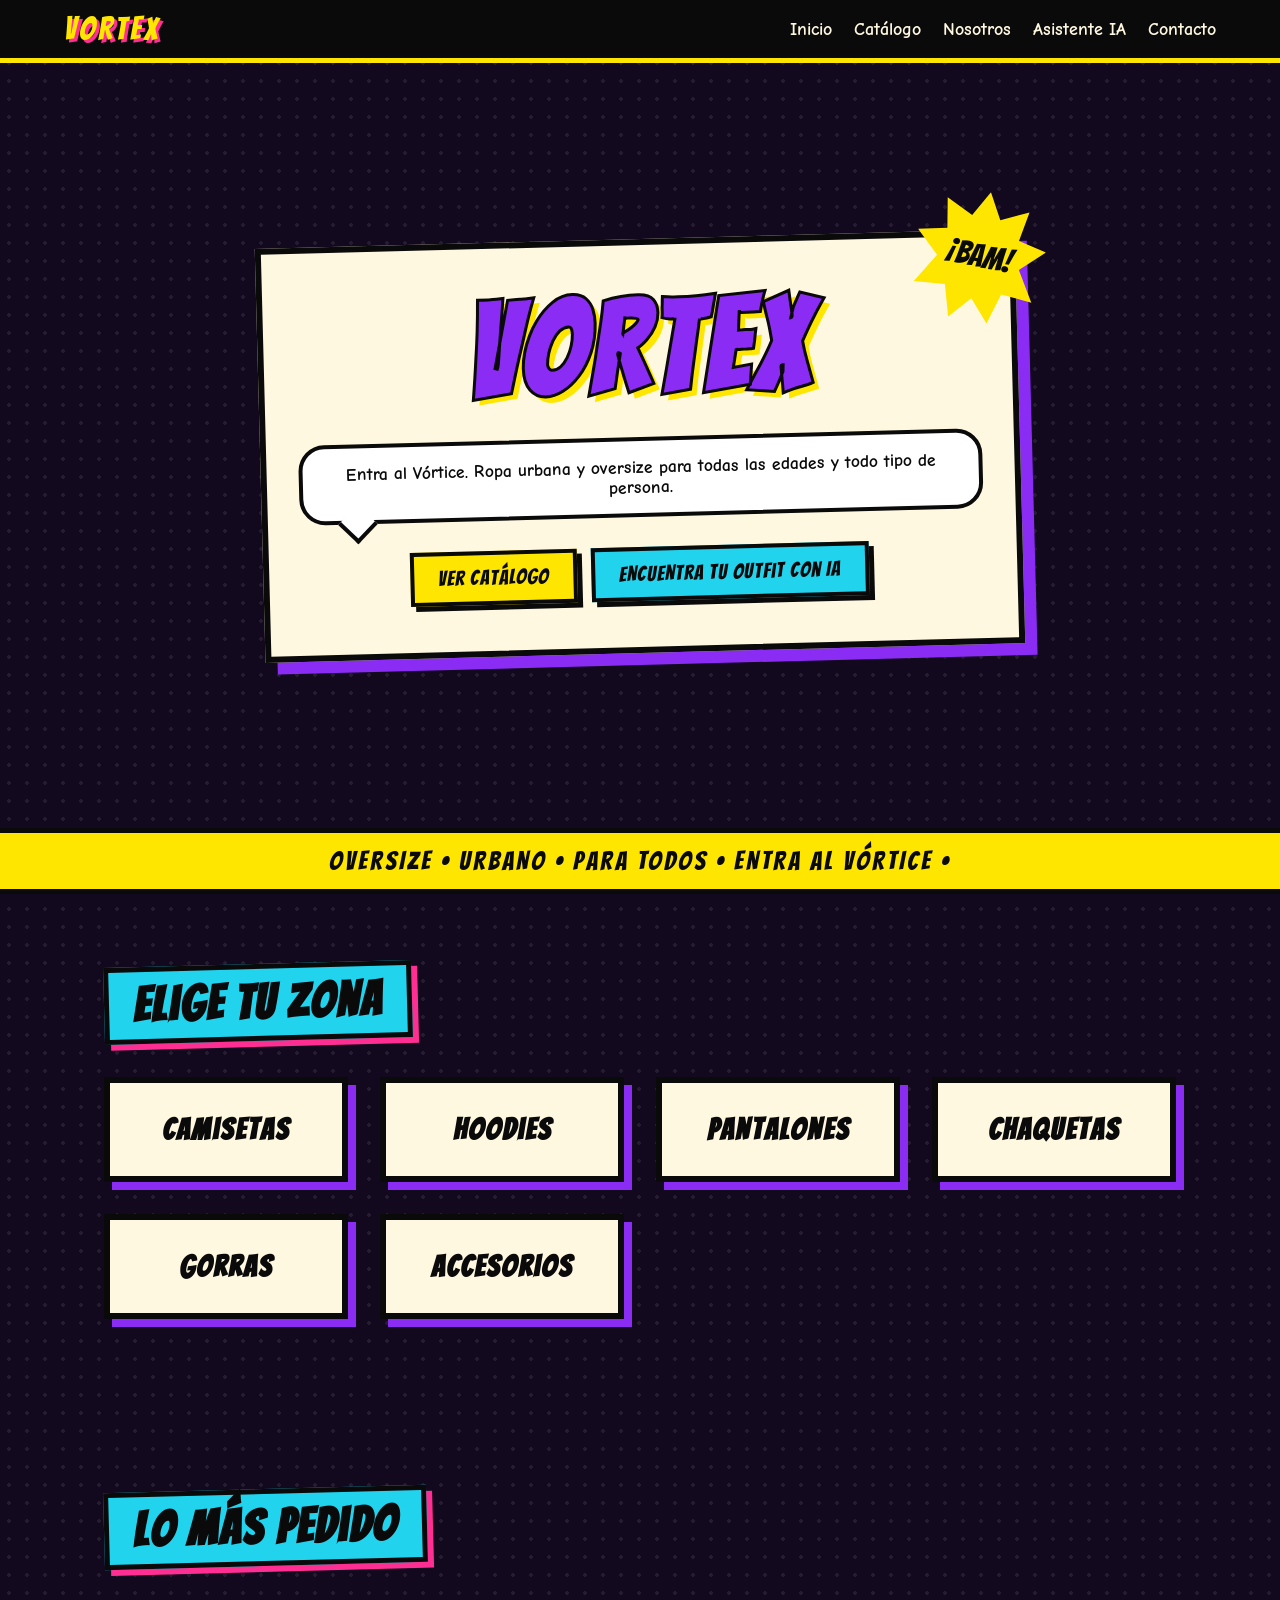
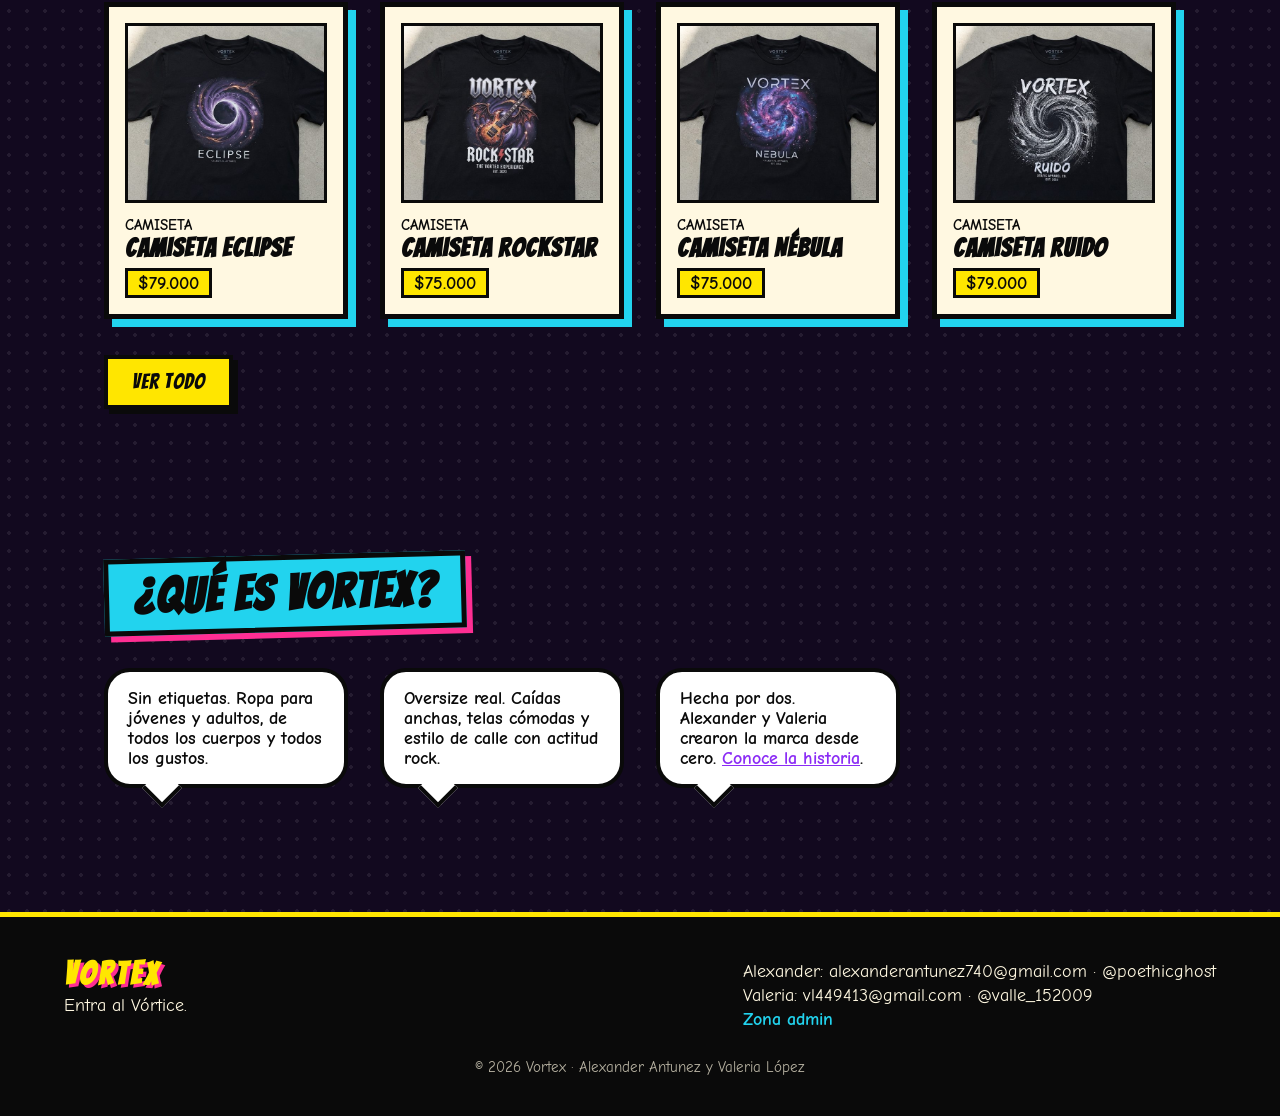
<file: index.html>
<!DOCTYPE html>
<html lang="es">
<head>
  <meta charset="UTF-8">
  <meta name="viewport" content="width=device-width, initial-scale=1">
  <title>Vortex | Entra al Vórtice</title>
  <link rel="preconnect" href="https://fonts.googleapis.com">
  <link href="https://fonts.googleapis.com/css2?family=Bangers&family=Comic+Neue:wght@400;700&display=swap" rel="stylesheet">
  <link rel="stylesheet" href="css/style.css">
</head>
<body>

  <!-- ENCABEZADO -->
  <header class="barra">
    <a class="logo" href="index.html">VORTEX</a>
    <nav class="menu">
      <a href="index.html">Inicio</a>
      <a href="pages/catalogo.html">Catálogo</a>
      <a href="pages/nosotros.html">Nosotros</a>
      <a href="pages/asistente.html">Asistente IA</a>
      <a href="pages/contacto.html">Contacto</a>
    </nav>
  </header>

  <main>

    <!-- PORTADA: la primera viñeta -->
    <section class="portada" id="inicio">
      <div class="vineta">
        <span class="explosion">¡BAM!</span>
        <h1>VORTEX</h1>
        <p class="bocadillo">Entra al Vórtice. Ropa urbana y oversize para todas las edades y todo tipo de persona.</p>
        <a class="boton" href="pages/catalogo.html">Ver catálogo</a>
        <a class="boton boton-claro" href="pages/asistente.html">Encuentra tu outfit con IA</a>
      </div>
    </section>

    <!-- CINTA -->
    <div class="cinta">OVERSIZE • URBANO • PARA TODOS • ENTRA AL VÓRTICE •</div>

    <!-- CATEGORÍAS: cada una es una viñeta que lleva a otra página -->
    <section class="seccion" id="categorias">
      <h2 class="titulo">Elige tu zona</h2>
      <div class="tira">
        <a class="vineta" href="pages/catalogo.html?c=camiseta"><h3>Camisetas</h3></a>
        <a class="vineta" href="pages/catalogo.html?c=hoodie"><h3>Hoodies</h3></a>
        <a class="vineta" href="pages/catalogo.html?c=pantalon"><h3>Pantalones</h3></a>
        <a class="vineta" href="pages/catalogo.html?c=chaqueta"><h3>Chaquetas</h3></a>
        <a class="vineta" href="pages/catalogo.html?c=gorra"><h3>Gorras</h3></a>
        <a class="vineta" href="pages/catalogo.html?c=accesorio"><h3>Accesorios</h3></a>
      </div>
    </section>

    <!-- DESTACADOS: se llenará con JavaScript más adelante -->
    <section class="seccion" id="destacados">
      <h2 class="titulo">Lo más pedido</h2>
      <div class="tira" id="top"></div>
      <a class="boton" href="pages/catalogo.html">Ver todo</a>
    </section>

    <!-- QUÉ ES VORTEX: bocadillos de cómic -->
    <section class="seccion" id="marca">
      <h2 class="titulo">¿Qué es Vortex?</h2>
      <div class="tira">
        <p class="bocadillo"><strong>Sin etiquetas.</strong> Ropa para jóvenes y adultos, de todos los cuerpos y todos los gustos.</p>
        <p class="bocadillo"><strong>Oversize real.</strong> Caídas anchas, telas cómodas y estilo de calle con actitud rock.</p>
        <p class="bocadillo"><strong>Hecha por dos.</strong> Alexander y Valeria crearon la marca desde cero. <a href="pages/nosotros.html">Conoce la historia</a>.</p>
      </div>
    </section>

  </main>

  <!-- PIE DE PÁGINA -->
  <footer class="pie">
    <div>
      <strong class="logo">VORTEX</strong>
      <p>Entra al Vórtice.</p>
    </div>
    <div>
      <p>Alexander: alexanderantunez740@gmail.com · @poethicghost</p>
      <p>Valeria: vl449413@gmail.com · @valle_152009</p>
      <a href="pages/admin.html">Zona admin</a>
    </div>
    <small>© 2026 Vortex · Alexander Antunez y Valeria López</small>
  </footer>

  <script src="js/app.js"></script>
</body>
</html>
</file>
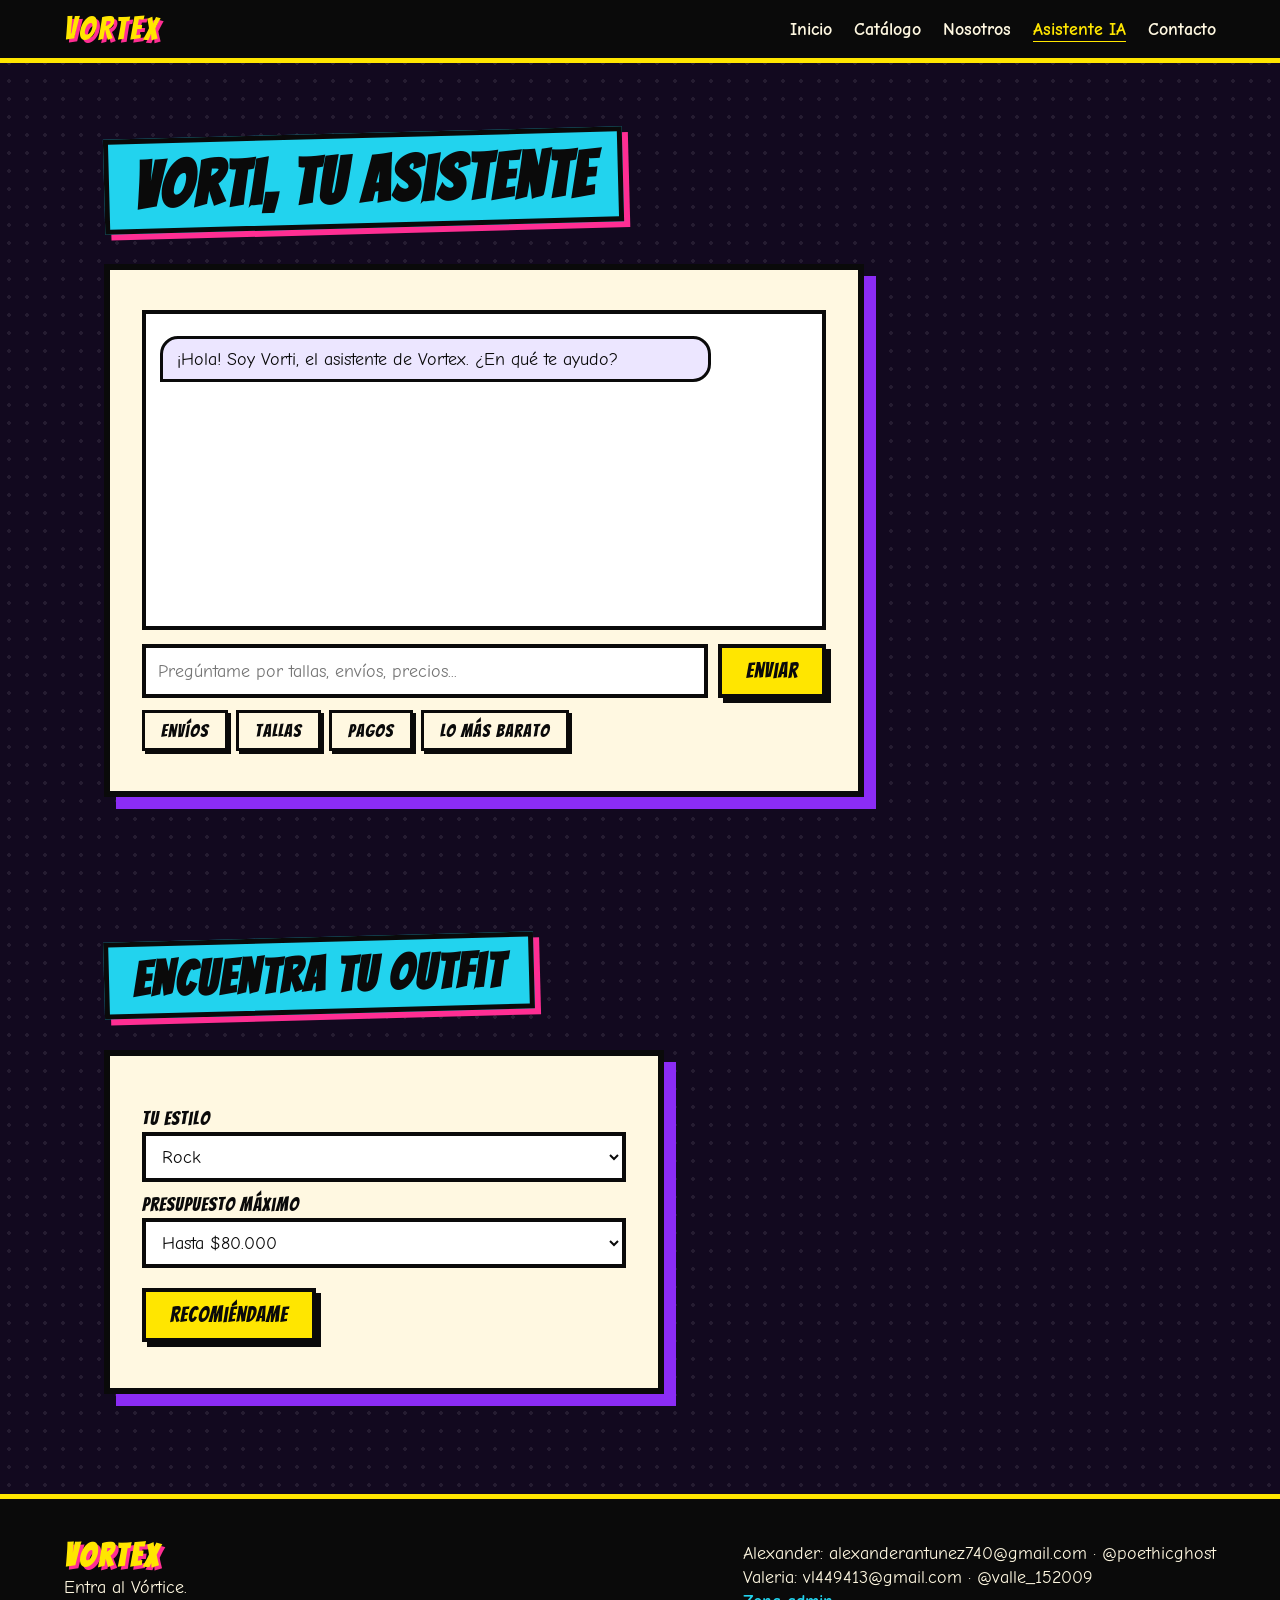
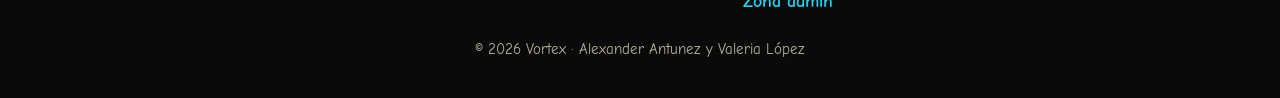
<file: pages/asistente.html>
<!DOCTYPE html>
<html lang="es">
<head>
  <meta charset="UTF-8">
  <meta name="viewport" content="width=device-width, initial-scale=1">
  <title>Asistente IA | Vortex</title>
  <link rel="preconnect" href="https://fonts.googleapis.com">
  <link href="https://fonts.googleapis.com/css2?family=Bangers&family=Comic+Neue:wght@400;700&display=swap" rel="stylesheet">
  <link rel="stylesheet" href="../css/style.css">
</head>
<body>

  <!-- ENCABEZADO -->
  <header class="barra">
    <a class="logo" href="../index.html">VORTEX</a>
    <nav class="menu">
      <a href="../index.html">Inicio</a>
      <a href="catalogo.html">Catálogo</a>
      <a href="nosotros.html">Nosotros</a>
      <a class="activo" href="asistente.html">Asistente IA</a>
      <a href="contacto.html">Contacto</a>
    </nav>
  </header>

  <main>

    <!-- CHATBOT -->
    <section class="seccion">
      <h1 class="titulo">Vorti, tu asistente</h1>
      <div class="vineta asistente">
        <div class="chat" id="chat" aria-live="polite"></div>
        <form id="formChat" class="enviar">
          <input type="text" id="pregunta" placeholder="Pregúntame por tallas, envíos, precios..." required>
          <button class="boton" type="submit">Enviar</button>
        </form>
        <div class="rapidas" id="rapidas">
          <button class="filtro" type="button">envíos</button>
          <button class="filtro" type="button">tallas</button>
          <button class="filtro" type="button">pagos</button>
          <button class="filtro" type="button">lo más barato</button>
        </div>
      </div>
    </section>

    <!-- RECOMENDADOR -->
    <section class="seccion">
      <h2 class="titulo">Encuentra tu outfit</h2>
      <form class="vineta formulario" id="formRec">
        <label for="estilo">Tu estilo</label>
        <select id="estilo">
          <option value="rock">Rock</option>
          <option value="casual">Casual</option>
          <option value="noche">De noche</option>
        </select>

        <label for="presupuesto">Presupuesto máximo</label>
        <select id="presupuesto">
          <option value="80000">Hasta $80.000</option>
          <option value="160000">Hasta $160.000</option>
          <option value="9999999">Sin límite</option>
        </select>

        <button class="boton" type="submit">Recomiéndame</button>
      </form>
      <p class="bocadillo" id="recTexto" hidden></p>
      <div class="tira" id="recResultado"></div>
    </section>

  </main>

  <!-- PIE DE PÁGINA -->
  <footer class="pie">
    <div>
      <strong class="logo">VORTEX</strong>
      <p>Entra al Vórtice.</p>
    </div>
    <div>
      <p>Alexander: alexanderantunez740@gmail.com · @poethicghost</p>
      <p>Valeria: vl449413@gmail.com · @valle_152009</p>
      <a href="admin.html">Zona admin</a>
    </div>
    <small>© 2026 Vortex · Alexander Antunez y Valeria López</small>
  </footer>

  <script src="../js/app.js"></script>
</body>
</html>
</file>
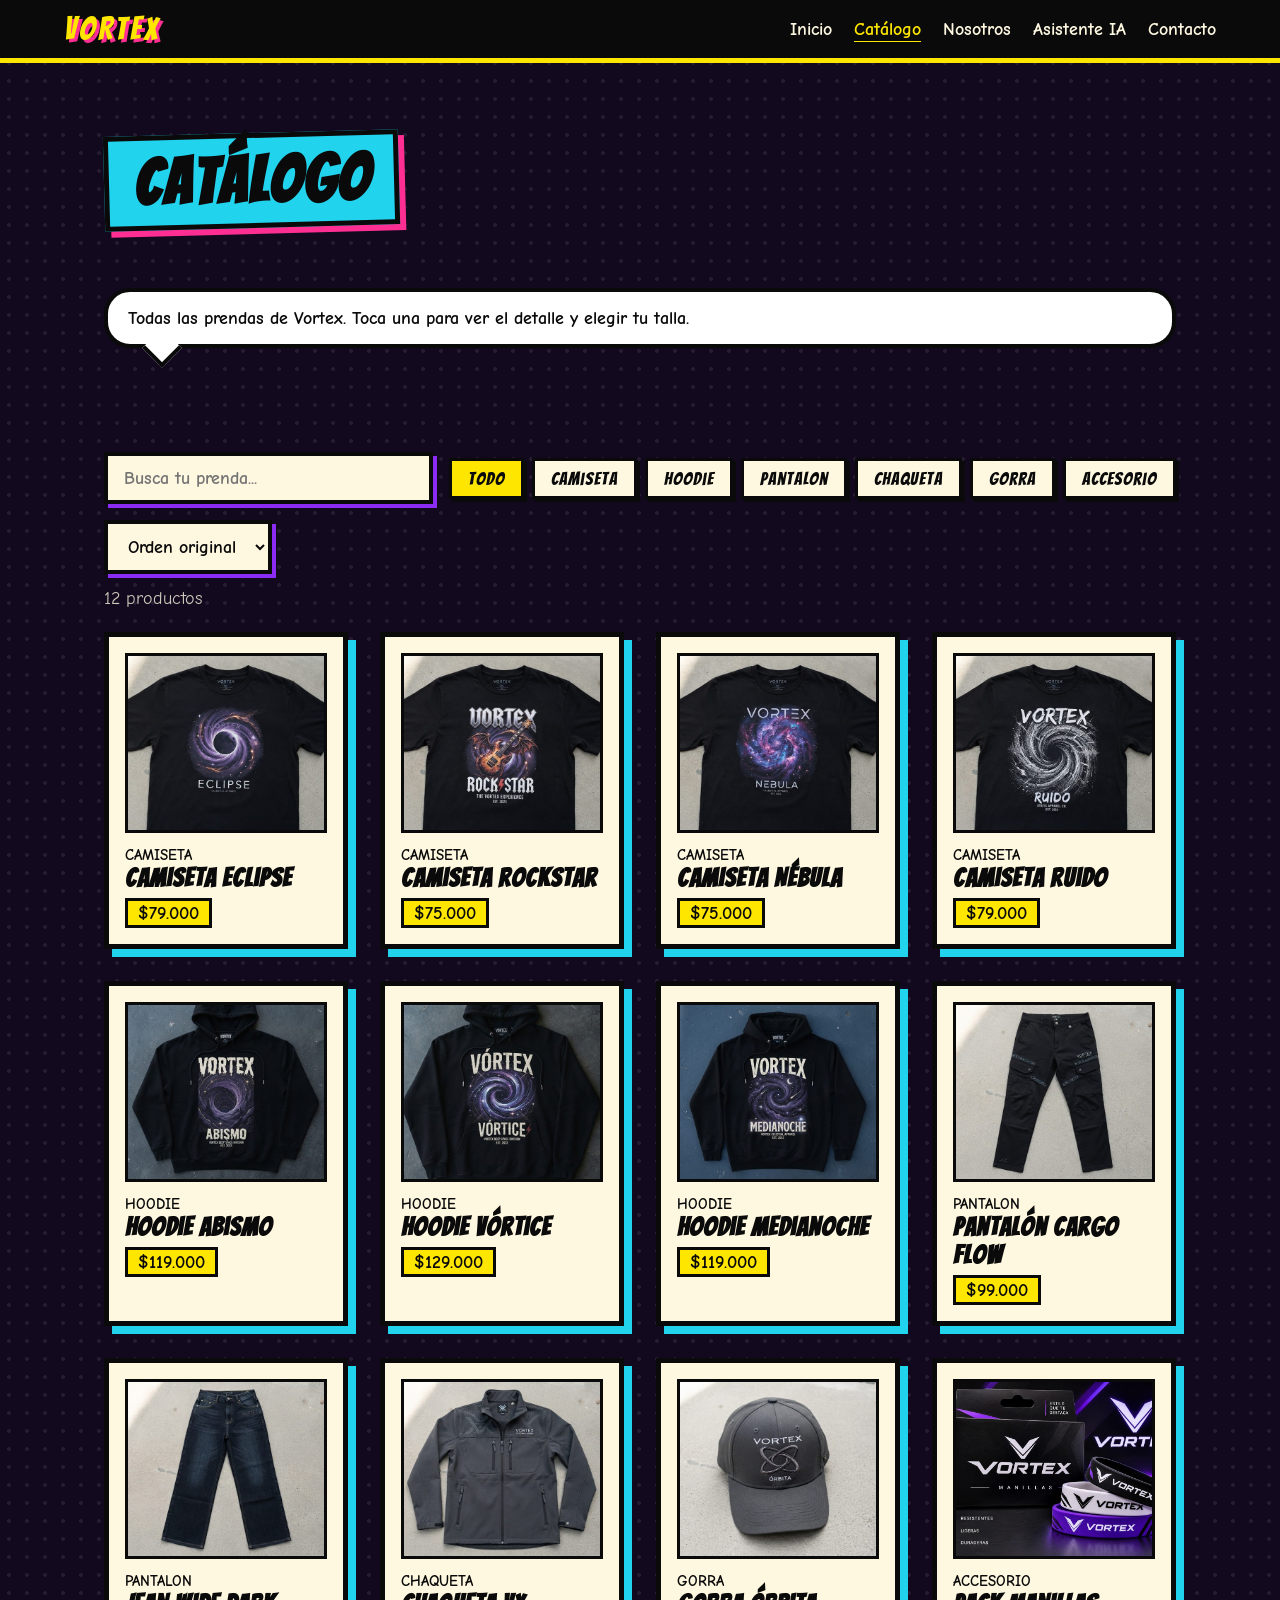
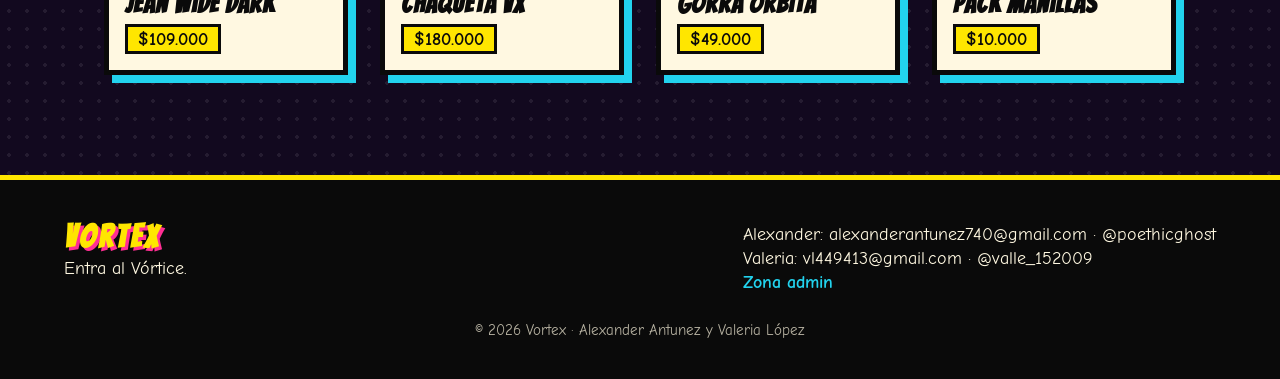
<file: pages/catalogo.html>
<!DOCTYPE html>
<html lang="es">
<head>
  <meta charset="UTF-8">
  <meta name="viewport" content="width=device-width, initial-scale=1">
  <title>Catálogo | Vortex</title>
  <link rel="preconnect" href="https://fonts.googleapis.com">
  <link href="https://fonts.googleapis.com/css2?family=Bangers&family=Comic+Neue:wght@400;700&display=swap" rel="stylesheet">
  <link rel="stylesheet" href="../css/style.css">
</head>
<body>

  <!-- ENCABEZADO -->
  <header class="barra">
    <a class="logo" href="../index.html">VORTEX</a>
    <nav class="menu">
      <a href="../index.html">Inicio</a>
      <a class="activo" href="catalogo.html">Catálogo</a>
      <a href="nosotros.html">Nosotros</a>
      <a href="asistente.html">Asistente IA</a>
      <a href="contacto.html">Contacto</a>
    </nav>
  </header>

  <main>
    <!-- TÍTULO DE LA PÁGINA -->
    <section class="seccion">
      <h1 class="titulo">Catálogo</h1>
      <p class="bocadillo">Todas las prendas de Vortex. Toca una para ver el detalle y elegir tu talla.</p>
    </section>

    <!-- LISTA DE PRODUCTOS: se llena con JavaScript -->
    <section class="seccion" id="productos">
              <div class="filtros">
        <input type="search" id="buscar" placeholder="Busca tu prenda...">
        <div id="botones"></div>
        <select id="orden">
          <option value="normal">Orden original</option>
          <option value="menor">Menor precio</option>
          <option value="mayor">Mayor precio</option>
        </select>
      </div>
      <p class="cuenta" id="cuenta"></p>
      <div class="tira" id="lista"></div>
    </section>
  </main>

  <!-- PIE DE PÁGINA -->
  <footer class="pie">
    <div>
      <strong class="logo">VORTEX</strong>
      <p>Entra al Vórtice.</p>
    </div>
    <div>
      <p>Alexander: alexanderantunez740@gmail.com · @poethicghost</p>
      <p>Valeria: vl449413@gmail.com · @valle_152009</p>
      <a href="admin.html">Zona admin</a>
    </div>
    <small>© 2026 Vortex · Alexander Antunez y Valeria López</small>
  </footer>

  <script src="../js/app.js"></script>
</body>
</html>
</file>
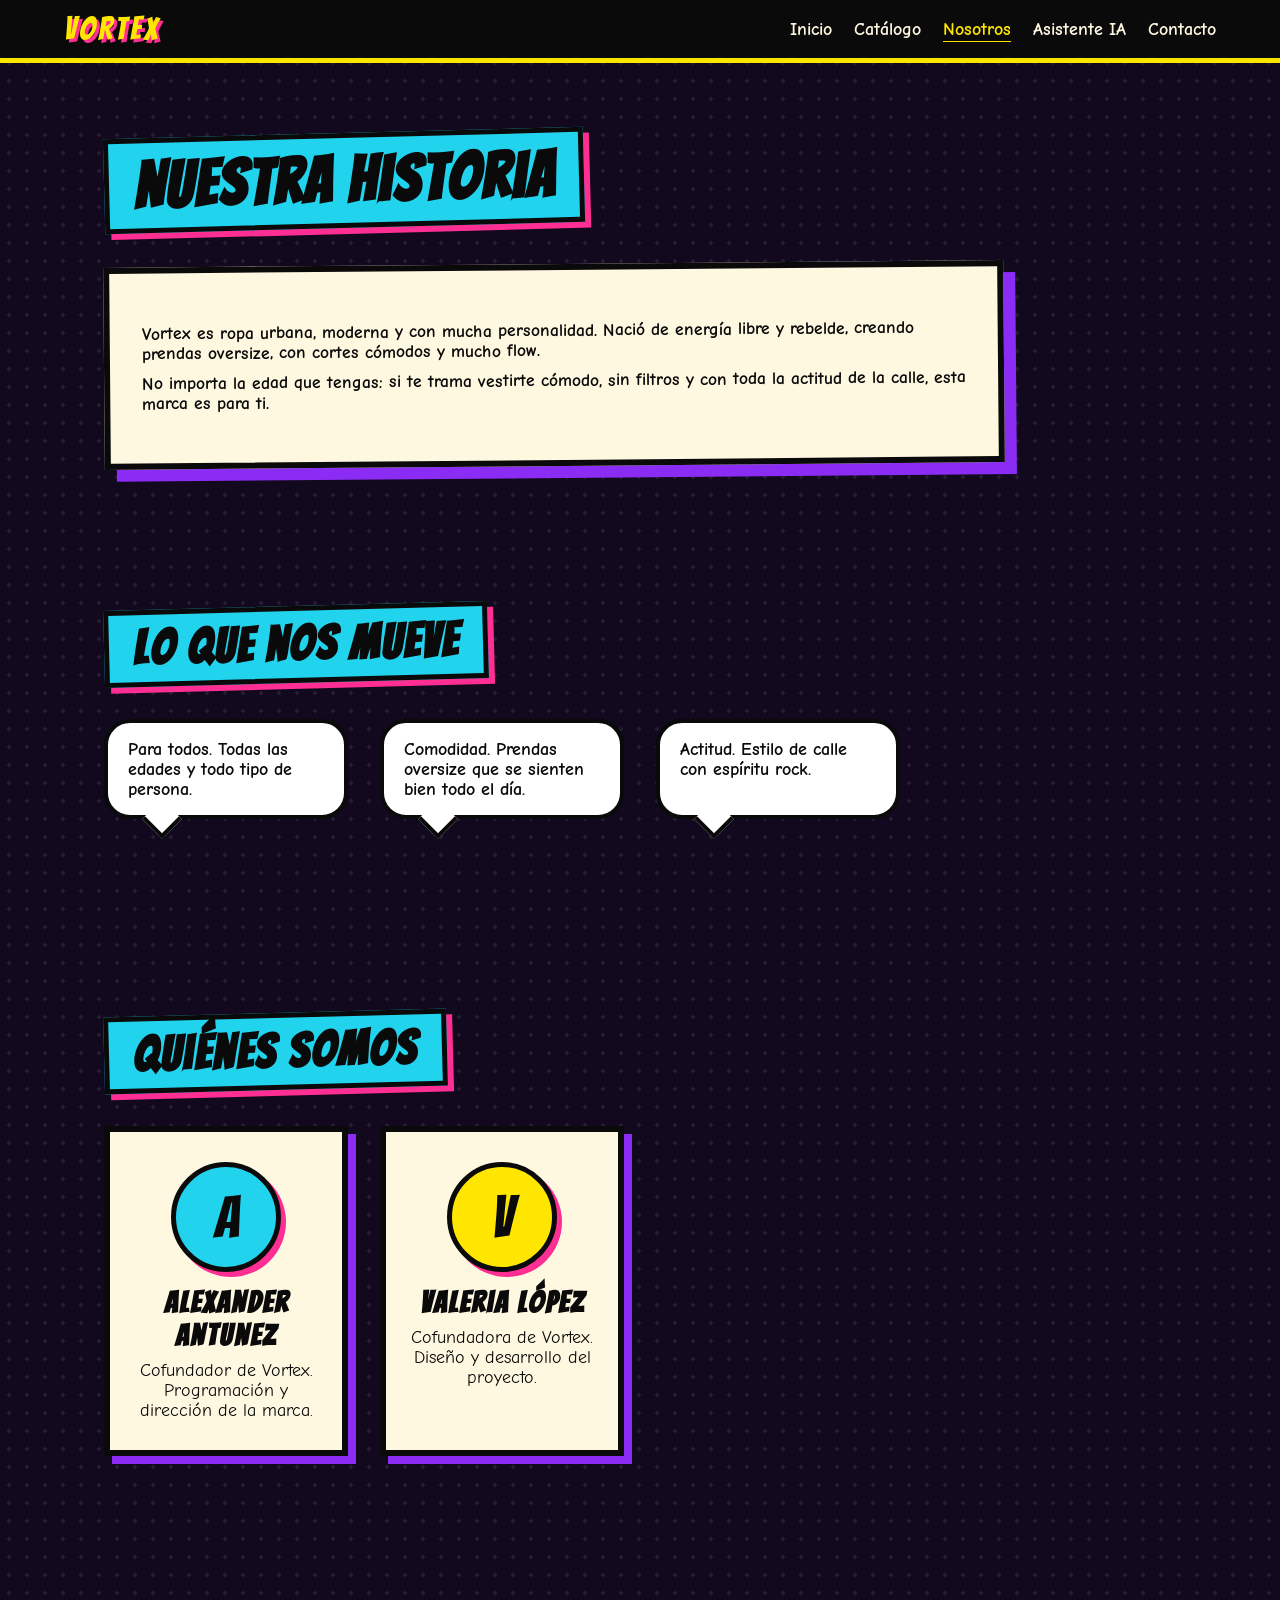
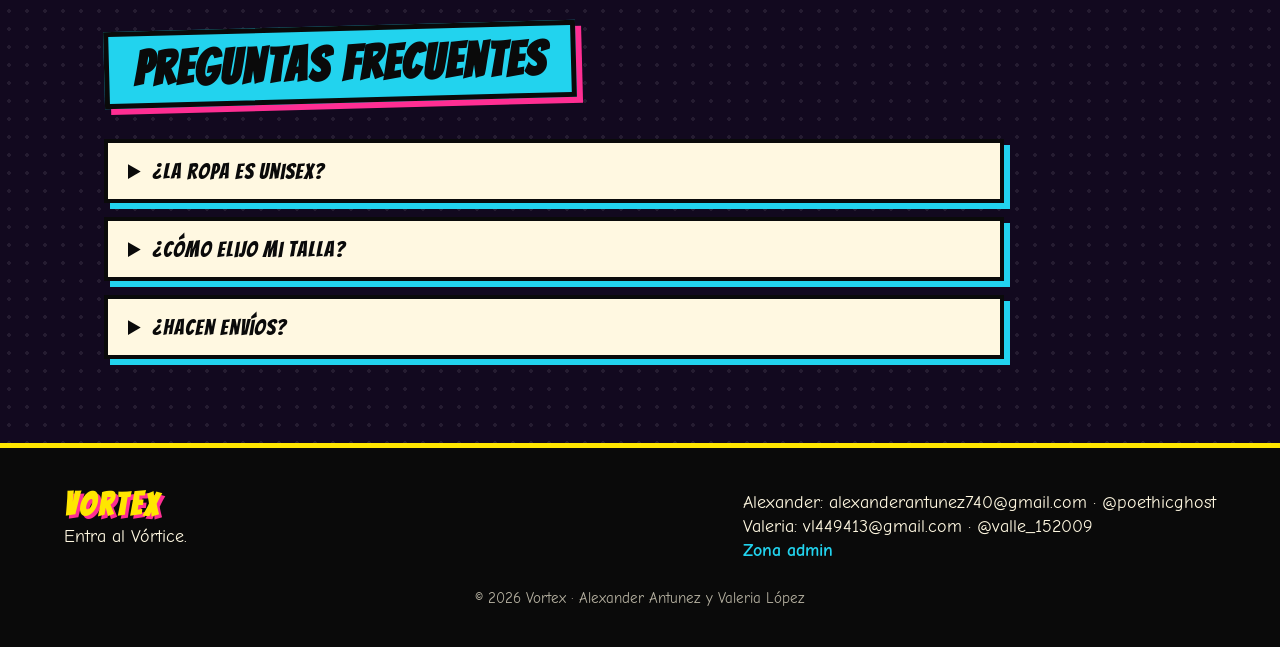
<file: pages/nosotros.html>
<!DOCTYPE html>
<html lang="es">
<head>
  <meta charset="UTF-8">
  <meta name="viewport" content="width=device-width, initial-scale=1">
  <title>Nosotros | Vortex</title>
  <link rel="preconnect" href="https://fonts.googleapis.com">
  <link href="https://fonts.googleapis.com/css2?family=Bangers&family=Comic+Neue:wght@400;700&display=swap" rel="stylesheet">
  <link rel="stylesheet" href="../css/style.css">
</head>
<body>

  <!-- ENCABEZADO -->
  <header class="barra">
    <a class="logo" href="../index.html">VORTEX</a>
    <nav class="menu">
      <a href="../index.html">Inicio</a>
      <a href="catalogo.html">Catálogo</a>
      <a class="activo" href="nosotros.html">Nosotros</a>
      <a href="asistente.html">Asistente IA</a>
      <a href="contacto.html">Contacto</a>
    </nav>
  </header>

  <main>

    <!-- HISTORIA -->
    <section class="seccion">
      <h1 class="titulo">Nuestra historia</h1>
      <div class="vineta vineta-ancha">
        <p>Vortex es ropa urbana, moderna y con mucha personalidad. Nació de energía libre y rebelde, creando prendas oversize, con cortes cómodos y mucho flow.</p>
        <p>No importa la edad que tengas: si te trama vestirte cómodo, sin filtros y con toda la actitud de la calle, esta marca es para ti.</p>
      </div>
    </section>

    <!-- VALORES -->
    <section class="seccion">
      <h2 class="titulo">Lo que nos mueve</h2>
      <div class="tira">
        <p class="bocadillo"><strong>Para todos.</strong> Todas las edades y todo tipo de persona.</p>
        <p class="bocadillo"><strong>Comodidad.</strong> Prendas oversize que se sienten bien todo el día.</p>
        <p class="bocadillo"><strong>Actitud.</strong> Estilo de calle con espíritu rock.</p>
      </div>
    </section>

    <!-- EQUIPO -->
    <section class="seccion">
      <h2 class="titulo">Quiénes somos</h2>
      <div class="tira">
        <article class="vineta persona">
          <div class="avatar">A</div>
          <h3>Alexander Antunez</h3>
          <p>Cofundador de Vortex. Programación y dirección de la marca.</p>
        </article>
        <article class="vineta persona">
          <div class="avatar avatar-2">V</div>
          <h3>Valeria López</h3>
          <p>Cofundadora de Vortex. Diseño y desarrollo del proyecto.</p>
        </article>
      </div>
    </section>

    <!-- PREGUNTAS FRECUENTES -->
    <section class="seccion">
      <h2 class="titulo">Preguntas frecuentes</h2>
      <details class="pregunta">
        <summary>¿La ropa es unisex?</summary>
        <p>Sí. Todo Vortex es oversize y pensado para cualquier persona.</p>
      </details>
      <details class="pregunta">
        <summary>¿Cómo elijo mi talla?</summary>
        <p>Si quieres caída ancha, pide tu talla de siempre. Para más holgura, sube una talla.</p>
      </details>
      <details class="pregunta">
        <summary>¿Hacen envíos?</summary>
        <p>Sí, a todo el país en 3 a 6 días hábiles. Escríbenos desde la página de contacto.</p>
      </details>
    </section>

  </main>

  <!-- PIE DE PÁGINA -->
  <footer class="pie">
    <div>
      <strong class="logo">VORTEX</strong>
      <p>Entra al Vórtice.</p>
    </div>
    <div>
      <p>Alexander: alexanderantunez740@gmail.com · @poethicghost</p>
      <p>Valeria: vl449413@gmail.com · @valle_152009</p>
      <a href="admin.html">Zona admin</a>
    </div>
    <small>© 2026 Vortex · Alexander Antunez y Valeria López</small>
  </footer>

  <script src="../js/app.js"></script>
</body>
</html>
</file>
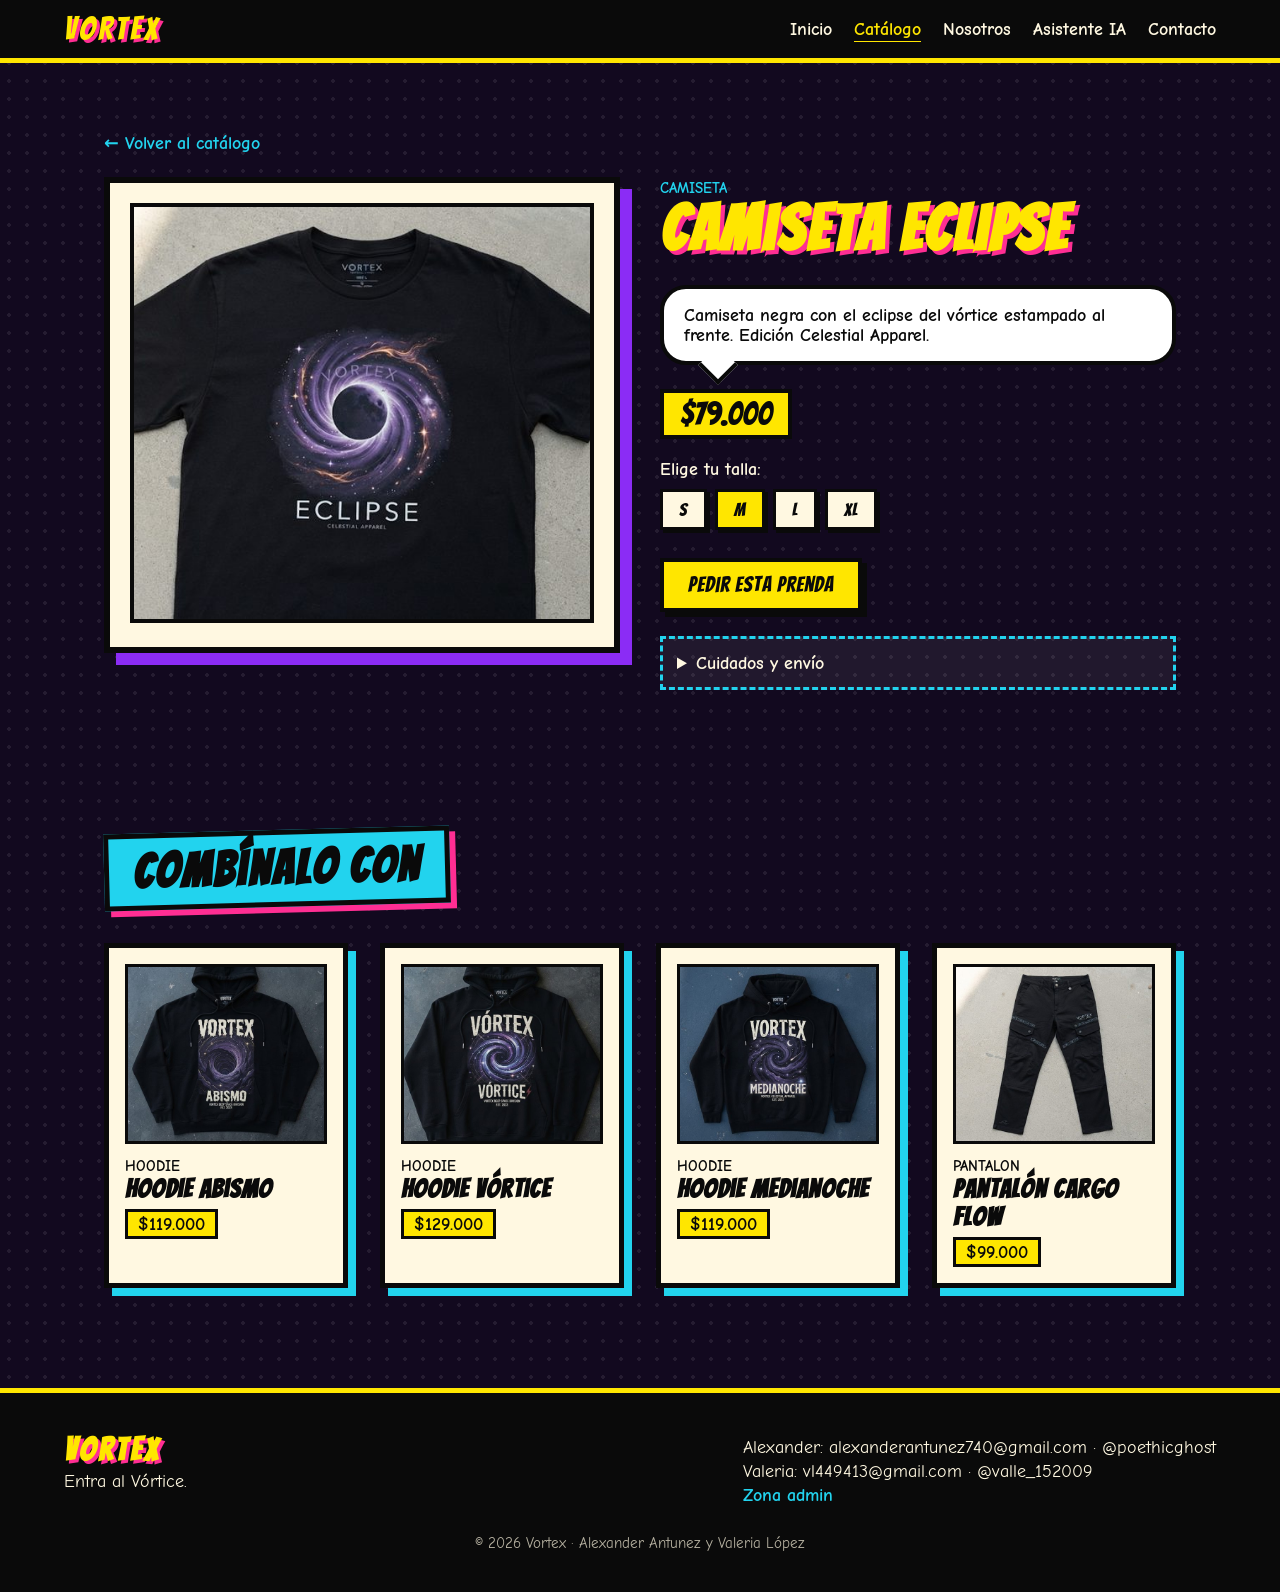
<file: pages/producto.html>
<!DOCTYPE html>
<html lang="es">
<head>
  <meta charset="UTF-8">
  <meta name="viewport" content="width=device-width, initial-scale=1">
  <title>Producto | Vortex</title>
  <link rel="preconnect" href="https://fonts.googleapis.com">
  <link href="https://fonts.googleapis.com/css2?family=Bangers&family=Comic+Neue:wght@400;700&display=swap" rel="stylesheet">
  <link rel="stylesheet" href="../css/style.css">
</head>
<body>

  <!-- ENCABEZADO -->
  <header class="barra">
    <a class="logo" href="../index.html">VORTEX</a>
    <nav class="menu">
      <a href="../index.html">Inicio</a>
      <a class="activo" href="catalogo.html">Catálogo</a>
      <a href="nosotros.html">Nosotros</a>
      <a href="asistente.html">Asistente IA</a>
      <a href="contacto.html">Contacto</a>
    </nav>
  </header>

  <main>
    <!-- DETALLE: se llena con JavaScript -->
    <section class="seccion">
      <a class="volver" href="catalogo.html">← Volver al catálogo</a>
      <div class="detalle" id="detalle"></div>
    </section>

    <!-- OTROS PRODUCTOS -->
    <section class="seccion">
      <h2 class="titulo">Combínalo con</h2>
      <div class="tira" id="relacionados"></div>
    </section>
  </main>

  <!-- PIE DE PÁGINA -->
  <footer class="pie">
    <div>
      <strong class="logo">VORTEX</strong>
      <p>Entra al Vórtice.</p>
    </div>
    <div>
      <p>Alexander: alexanderantunez740@gmail.com · @poethicghost</p>
      <p>Valeria: vl449413@gmail.com · @valle_152009</p>
      <a href="admin.html">Zona admin</a>
    </div>
    <small>© 2026 Vortex · Alexander Antunez y Valeria López</small>
  </footer>

  <script src="../js/app.js"></script>
</body>
</html>
</file>
<file: css/style.css>
/* ===== BASE ===== */
:root {
  --fondo: #12091f;
  --morado: #8b2cf5;
  --magenta: #ff2e93;
  --cian: #22d3ee;
  --amarillo: #ffe600;
  --papel: #fff8e1;
  --tinta: #0a0a0a;
}

* { box-sizing: border-box; margin: 0; }

body {
  font-family: "Comic Neue", system-ui, sans-serif;
  font-size: 1.1rem;
  color: var(--papel);
  background-color: var(--fondo);
  /* puntitos de cómic */
  background-image: radial-gradient(#ffffff14 2px, transparent 2px);
  background-size: 18px 18px;
}

a { color: inherit; text-decoration: none; }

/* ===== ENCABEZADO ===== */
.barra {
  position: sticky; top: 0; z-index: 10;
  display: flex; justify-content: space-between; align-items: center;
  padding: 12px 5%;
  background: var(--tinta);
  border-bottom: 5px solid var(--amarillo);
}

.logo {
  font-family: "Bangers", cursive;
  font-size: 2rem;
  letter-spacing: 3px;
  color: var(--amarillo);
  text-shadow: 3px 3px 0 var(--magenta);
}

.menu { display: flex; gap: 22px; font-weight: 700; }
.menu a:hover { color: var(--cian); }

/* ===== BOTONES ===== */
.boton {
  display: inline-block;
  margin: 6px 8px 6px 0;
  padding: 12px 24px;
  font-family: "Bangers", cursive;
  font-size: 1.3rem;
  letter-spacing: 1px;
  color: var(--tinta);
  background: var(--amarillo);
  border: 4px solid var(--tinta);
  box-shadow: 5px 5px 0 var(--tinta);
  transition: transform .15s, box-shadow .15s;
}
.boton:hover { transform: translate(-3px, -3px); box-shadow: 8px 8px 0 var(--tinta); }
.boton-claro { background: var(--cian); }

/* ===== PORTADA ===== */
.portada {
  min-height: 85vh;
  display: grid;
  place-items: center;
  padding: 60px 5%;
}

.vineta {
  position: relative;
  max-width: 760px;
  padding: 40px 32px;
  text-align: center;
  color: var(--tinta);
  background: var(--papel);
  border: 6px solid var(--tinta);
  box-shadow: 12px 12px 0 var(--morado);
}

.portada .vineta { transform: rotate(-1.5deg); }

.portada h1 {
  font-family: "Bangers", cursive;
  font-size: clamp(4rem, 14vw, 8rem);
  line-height: 1;
  letter-spacing: 6px;
  color: var(--morado);
  -webkit-text-stroke: 3px var(--tinta);
  text-shadow: 6px 6px 0 var(--amarillo);
}

.explosion {
  position: absolute; top: -45px; right: -35px;
  display: grid; place-items: center;
  width: 130px; height: 130px;
  font-family: "Bangers", cursive;
  font-size: 2rem;
  color: var(--tinta);
  background: var(--amarillo);
  clip-path: polygon(50% 0, 61% 20%, 82% 10%, 78% 33%, 100% 38%, 82% 55%, 96% 78%, 72% 76%, 65% 100%, 50% 83%, 35% 100%, 28% 76%, 4% 78%, 18% 55%, 0 38%, 22% 33%, 18% 10%, 39% 20%);
  transform: rotate(12deg);
}

.bocadillo {
  position: relative;
  margin: 24px 0;
  padding: 16px 20px;
  font-weight: 700;
  color: var(--tinta);
  background: #fff;
  border: 4px solid var(--tinta);
  border-radius: 26px;
}
.bocadillo::after {
  content: "";
  position: absolute; bottom: -18px; left: 40px;
  width: 24px; height: 24px;
  background: #fff;
  border-right: 4px solid var(--tinta);
  border-bottom: 4px solid var(--tinta);
  transform: rotate(45deg);
}

/* ===== CINTA ===== */
.cinta {
  padding: 14px 0;
  overflow: hidden;
  white-space: nowrap;
  text-align: center;
  font-family: "Bangers", cursive;
  font-size: 1.6rem;
  letter-spacing: 3px;
  color: var(--tinta);
  background: var(--amarillo);
  border-top: 5px solid var(--tinta);
  border-bottom: 5px solid var(--tinta);
}


/* ===== SECCIONES ===== */
.seccion {
  max-width: 1200px;
  margin: 0 auto;
  padding: 70px 5%;
}

.titulo {
  display: inline-block;
  margin-bottom: 36px;
  padding: 8px 24px;
  font-family: "Bangers", cursive;
  font-size: clamp(2rem, 5vw, 3rem);
  letter-spacing: 2px;
  color: var(--tinta);
  background: var(--cian);
  border: 5px solid var(--tinta);
  box-shadow: 6px 6px 0 var(--magenta);
  transform: rotate(-1.5deg);
}

/* ===== TIRA DE VIÑETAS ===== */
.tira {
  display: grid;
  grid-template-columns: repeat(auto-fill, minmax(240px, 1fr));
  gap: 32px;
  margin-bottom: 30px;
}

.tira .vineta {
  max-width: none;
  padding: 30px 20px;
  box-shadow: 8px 8px 0 var(--morado);
  transition: transform .2s, box-shadow .2s;
}

.tira a.vineta:hover {
  transform: translate(-4px, -4px) rotate(-1deg);
  box-shadow: 14px 14px 0 var(--magenta);
}

.vineta h3 {
  font-family: "Bangers", cursive;
  font-size: 1.9rem;
  letter-spacing: 2px;
  color: var(--tinta);
}

/* los bocadillos dentro de la tira se ven como globos de diálogo */
.tira .bocadillo { margin: 0 0 24px; }
.bocadillo a { color: var(--morado); text-decoration: underline; }

/* ===== PIE DE PÁGINA ===== */
.pie {
  display: flex;
  flex-wrap: wrap;
  justify-content: space-between;
  gap: 30px;
  padding: 40px 5%;
  background: var(--tinta);
  border-top: 5px solid var(--amarillo);
}
.pie p { margin: 4px 0; }
.pie a { color: var(--cian); font-weight: 700; }
.pie small { width: 100%; text-align: center; opacity: .7; }

/* ===== RESPONSIVE ===== */
body { overflow-x: hidden; }
img, svg { max-width: 100%; }

/* Tablet */
@media (max-width: 900px) {
  .seccion { padding: 50px 5%; }
  .tira { grid-template-columns: repeat(auto-fill, minmax(200px, 1fr)); gap: 24px; }
}

/* Celular */
@media (max-width: 600px) {
  .barra {
    flex-direction: column;
    gap: 8px;
    padding: 10px 4%;
  }
  .logo { font-size: 1.7rem; }
  .menu {
    gap: 6px 14px;
    justify-content: center;
    flex-wrap: wrap;
    font-size: .95rem;
  }

  .portada { min-height: auto; padding: 50px 6%; }
  .vineta { padding: 28px 18px; box-shadow: 8px 8px 0 var(--morado); }
  .portada .vineta { transform: none; }
  .portada h1 { -webkit-text-stroke: 2px var(--tinta); text-shadow: 4px 4px 0 var(--amarillo); }
  .explosion { top: -38px; right: -6px; width: 90px; height: 90px; font-size: 1.4rem; }

  .boton { display: block; margin: 10px 0; text-align: center; }

  .seccion { padding: 40px 6%; }
  .titulo { font-size: 1.7rem; transform: none; }
  .tira { grid-template-columns: 1fr 1fr; gap: 18px; }
  .tira .vineta { padding: 22px 10px; box-shadow: 5px 5px 0 var(--morado); }
  .vineta h3 { font-size: 1.4rem; }

  .cinta { font-size: 1.1rem; letter-spacing: 1px; }
  .pie { flex-direction: column; text-align: center; }
}

/* Celulares muy pequeños */
@media (max-width: 380px) {
  .tira { grid-template-columns: 1fr; }
}

/* ===== TARJETAS DE PRODUCTO ===== */
.producto {
  display: block;
  padding: 16px;
  color: var(--tinta);
  background: var(--papel);
  border: 5px solid var(--tinta);
  box-shadow: 8px 8px 0 var(--cian);
  transition: transform .2s, box-shadow .2s;
}
.producto:hover { transform: translate(-4px, -4px) rotate(1deg); box-shadow: 14px 14px 0 var(--magenta); }
.producto svg { width: 100%; height: 180px; background: #fff; border: 3px solid var(--tinta); }
.producto small { display: block; margin-top: 10px; text-transform: uppercase; font-weight: 700; }
.producto h3 { font-family: "Bangers", cursive; font-size: 1.6rem; letter-spacing: 1px; }
.producto b { display: inline-block; margin-top: 6px; padding: 2px 10px; background: var(--amarillo); border: 3px solid var(--tinta); }

/* ===== PÁGINAS INTERNAS ===== */
h1.titulo { font-size: clamp(2.4rem, 7vw, 4rem); }
.menu a.activo { color: var(--amarillo); text-decoration: underline; text-underline-offset: 6px; }

/* ===== FILTROS DEL CATÁLOGO ===== */
#productos { padding-top: 10px; }

.filtros {
  display: flex;
  flex-wrap: wrap;
  gap: 16px;
  align-items: center;
  margin-bottom: 14px;
}

.filtros input, .filtros select {
  padding: 12px 16px;
  font: inherit;
  font-weight: 700;
  color: var(--tinta);
  background: var(--papel);
  border: 4px solid var(--tinta);
  box-shadow: 4px 4px 0 var(--morado);
}
.filtros input { flex: 1 1 240px; }

#botones { display: flex; flex-wrap: wrap; gap: 8px; }

.filtro {
  padding: 8px 16px;
  font-family: "Bangers", cursive;
  font-size: 1.1rem;
  letter-spacing: 1px;
  text-transform: capitalize;
  color: var(--tinta);
  background: var(--papel);
  border: 3px solid var(--tinta);
  box-shadow: 3px 3px 0 var(--tinta);
  cursor: pointer;
}
.filtro:hover, .filtro.activo { background: var(--amarillo); }

.cuenta { margin-bottom: 24px; opacity: .8; }

/* ===== DETALLE DE PRODUCTO ===== */
.volver { display: inline-block; margin-bottom: 24px; font-weight: 700; color: var(--cian); }
.volver:hover { color: var(--amarillo); }

.detalle { display: grid; grid-template-columns: 1fr 1fr; gap: 40px; align-items: start; }

.foto {
  padding: 20px;
  background: var(--papel);
  border: 6px solid var(--tinta);
  box-shadow: 12px 12px 0 var(--morado);
}
.foto svg { width: 100%; height: 420px; background: #fff; border: 4px solid var(--tinta); }

.info small { text-transform: uppercase; font-weight: 700; color: var(--cian); }
.info h1 {
  font-family: "Bangers", cursive;
  font-size: clamp(2.4rem, 6vw, 4rem);
  line-height: 1;
  letter-spacing: 2px;
  color: var(--amarillo);
  text-shadow: 4px 4px 0 var(--magenta);
}
.precio {
  display: inline-block;
  margin: 0 0 20px;
  padding: 4px 16px;
  font-family: "Bangers", cursive;
  font-size: 2rem;
  color: var(--tinta);
  background: var(--amarillo);
  border: 4px solid var(--tinta);
}
#tallas { margin: 10px 0 22px; display: flex; gap: 8px; }

.cuidados { margin-top: 18px; padding: 14px; background: #ffffff10; border: 3px dashed var(--cian); }
.cuidados summary { cursor: pointer; font-weight: 700; }

@media (max-width: 760px) {
  .detalle { grid-template-columns: 1fr; }
  .foto svg { height: 300px; }
}

/* ===== NOSOTROS ===== */
.vineta-ancha { max-width: 900px; text-align: left; transform: rotate(-.5deg); }
.vineta-ancha p { margin: 10px 0; font-weight: 700; }

.persona .avatar {
  display: grid; place-items: center;
  width: 110px; height: 110px;
  margin: 0 auto 14px;
  font-family: "Bangers", cursive;
  font-size: 3.6rem;
  color: var(--tinta);
  background: var(--cian);
  border: 5px solid var(--tinta);
  border-radius: 50%;
  box-shadow: 5px 5px 0 var(--magenta);
}
.persona .avatar-2 { background: var(--amarillo); }
.persona p { margin-top: 8px; }

.pregunta {
  max-width: 900px;
  margin-bottom: 14px;
  padding: 16px 20px;
  color: var(--tinta);
  background: var(--papel);
  border: 4px solid var(--tinta);
  box-shadow: 6px 6px 0 var(--cian);
}
.pregunta summary { cursor: pointer; font-family: "Bangers", cursive; font-size: 1.4rem; letter-spacing: 1px; }
.pregunta p { margin-top: 10px; }

/* ===== CONTACTO ===== */
.contacto { display: grid; grid-template-columns: 1fr 1fr; gap: 40px; align-items: start; }
.contacto p { margin: 8px 0; }

.formulario { max-width: none; text-align: left; transform: rotate(.5deg); }
.formulario label { display: block; margin-top: 12px; font-family: "Bangers", cursive; font-size: 1.2rem; letter-spacing: 1px; }
.formulario input, .formulario select, .formulario textarea {
  width: 100%;
  margin-top: 4px;
  padding: 10px 12px;
  font: inherit;
  color: var(--tinta);
  background: #fff;
  border: 4px solid var(--tinta);
}
.formulario input:focus, .formulario select:focus, .formulario textarea:focus { outline: 4px solid var(--cian); }
.formulario .boton { margin-top: 20px; cursor: pointer; }
.respuesta { margin-top: 12px; font-weight: 700; color: var(--morado); }

@media (max-width: 760px) {
  .contacto { grid-template-columns: 1fr; }
  .formulario { transform: none; }
}

/* ===== ADMIN ===== */
[hidden] { display: none !important; }
.login { max-width: 420px; transform: none; }
.respuesta.error { color: var(--magenta); }
#panel .vineta h3 { font-size: 3.2rem; color: var(--morado); }
#panel .bocadillo { max-width: 700px; }

/* ===== ADMIN: TABLA Y MENSAJES ===== */
.tabla { overflow-x: auto; margin-bottom: 40px; background: var(--papel); color: var(--tinta); border: 4px solid var(--tinta); }
.tabla th { font-family: "Bangers", cursive; letter-spacing: 1px; background: var(--amarillo); }
.mensaje { max-width: none; margin-bottom: 18px; padding: 18px; text-align: left; }
.producto img { width: 100%; height: 180px; object-fit: cover; border: 3px solid var(--tinta); }
.foto img { width: 100%; height: 420px; object-fit: cover; border: 4px solid var(--tinta); }
#panel .titulo { margin-top: 40px; }

/* ===== ASISTENTE ===== */
.asistente { max-width: 760px; text-align: left; transform: none; }

.chat {
  height: 320px;
  overflow-y: auto;
  margin-bottom: 14px;
  padding: 14px;
  background: #fff;
  border: 4px solid var(--tinta);
}
.burbuja {
  max-width: 85%;
  margin: 8px 0;
  padding: 10px 14px;
  background: #ece6ff;
  border: 3px solid var(--tinta);
  border-radius: 18px 18px 18px 0;
}
.burbuja.usuario { margin-left: auto; color: #fff; background: var(--morado); border-radius: 18px 18px 0 18px; }
.burbuja a { color: var(--magenta); font-weight: 700; text-decoration: underline; }

.enviar { display: flex; gap: 10px; }
.enviar input { flex: 1; padding: 10px 12px; font: inherit; border: 4px solid var(--tinta); }
.enviar .boton { margin: 0; }
.rapidas { margin-top: 12px; display: flex; flex-wrap: wrap; gap: 8px; }

#formRec { max-width: 560px; transform: none; }
#recTexto { margin-top: 36px; max-width: 420px; }
</file>
